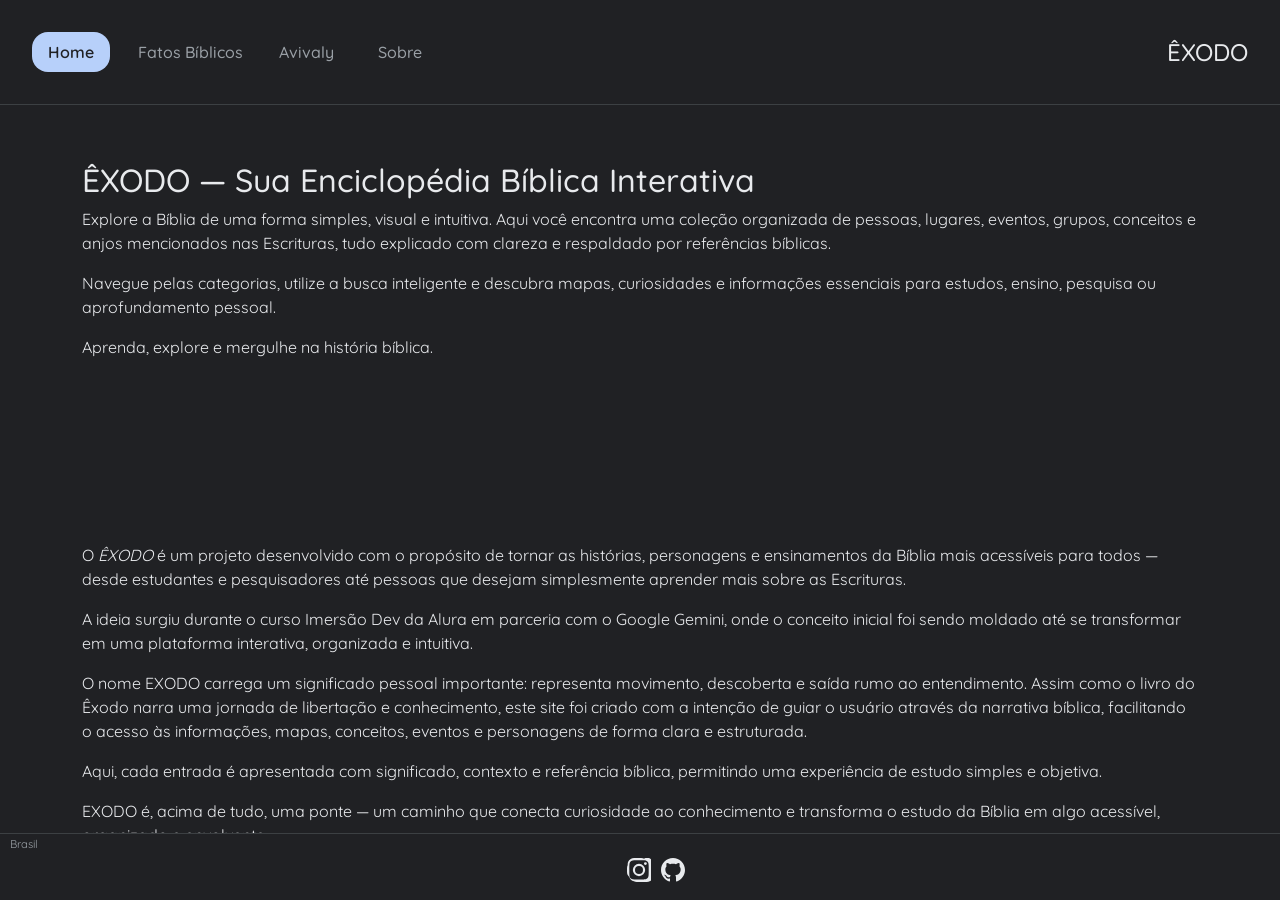
<file: index.html>
<!DOCTYPE html>
<html lang="pt-br">

<head>
    <meta charset="UTF-8">
    <meta name="viewport" content="width=device-width, initial-scale=1.0">

    <link rel="stylesheet" href="https://cdn.jsdelivr.net/npm/bootstrap@5.3.3/dist/css/bootstrap.min.css"
        integrity="sha384-QWTKZyjpPEjISv5WaRU9OFeRpok6YctnYmDr5pNlyT2bRjXh0JMhjY6hW+ALEwIH" crossorigin="anonymous">
    <link rel="stylesheet" href="style.css">
    <title>ÊXODO</title>

</head>

<body>
    <header>
        <div class="header-left">
            <nav id="primary-nav" class="nav" role="navigation" aria-label="Menu principal">
                <a href="index.html" id="home-link">Home</a>
                <div class="has-dropdown">
                    <a href="fatos.html" id="fatos-link">Fatos Bíblicos</a>
                    <a href="avivaly.html" id="avivaly-link">Avivaly</a>
                    <div id="fatos-dropdown" class="dropdown" role="menu" aria-label="Categorias">
                    </div>
                </div>
                <a href="index.html#sobre" id="sobre-link">Sobre</a>
            </nav>
        </div>

        <h1 class="site-title">ÊXODO</h1>
    </header>

    <main>
        <section class="site-description container my-4">
            <div class="row">
                <div class="col-12">
                    <h2>ÊXODO — Sua Enciclopédia Bíblica Interativa</h2>
                    <p>Explore a Bíblia de uma forma simples, visual e intuitiva. Aqui você encontra uma coleção
                        organizada de pessoas, lugares, eventos, grupos, conceitos e anjos mencionados nas Escrituras,
                        tudo explicado com clareza e respaldado por referências bíblicas.</p>
                    <p>Navegue pelas categorias, utilize a busca inteligente e descubra mapas, curiosidades e
                        informações essenciais para estudos, ensino, pesquisa ou aprofundamento pessoal.</p>
                    <p>Aprenda, explore e mergulhe na história bíblica.</p>
                </div>
            </div>
        </section>
        <div class="container my-4"> <!-- Added Bootstrap container with margin-top/bottom -->
            <div class="row"> <!-- Added Bootstrap row -->
                <div class="col-12"> <!-- Added Bootstrap column to take full width -->
                    <section class="card-container">
                        <!-- Cards serão inseridos aqui pelo script -->
                    </section>
                </div>
            </div>
        </div>
    </main>

    <section id="sobre" class="about-exodo container my-4">
        <div class="row">
            <div class="col-12">
                <p>O <em>ÊXODO</em> é um projeto desenvolvido com o propósito de tornar as histórias, personagens e
                    ensinamentos da Bíblia mais acessíveis para todos — desde estudantes e pesquisadores até pessoas que
                    desejam simplesmente aprender mais sobre as Escrituras.</p>
                <p>A ideia surgiu durante o curso Imersão Dev da Alura em parceria com o Google Gemini, onde o conceito
                    inicial foi sendo moldado até se transformar em uma plataforma interativa, organizada e intuitiva.
                </p>
                <p>O nome EXODO carrega um significado pessoal importante: representa movimento, descoberta e saída rumo
                    ao entendimento. Assim como o livro do Êxodo narra uma jornada de libertação e conhecimento, este
                    site foi criado com a intenção de guiar o usuário através da narrativa bíblica, facilitando o acesso
                    às informações, mapas, conceitos, eventos e personagens de forma clara e estruturada.</p>
                <p>Aqui, cada entrada é apresentada com significado, contexto e referência bíblica, permitindo uma
                    experiência de estudo simples e objetiva.</p>
                <p>EXODO é, acima de tudo, uma ponte — um caminho que conecta curiosidade ao conhecimento e transforma o
                    estudo da Bíblia em algo acessível, organizado e envolvente.</p>
            </div>
        </div>
    </section>

    <footer class="footer">
        <div class="footer-location">Brasil</div>
        <ul class="footer-links">
            <li><a href="https://www.instagram.com/euthiagoluis__/" target="_blank"><svg
                        xmlns="http://www.w3.org/2000/svg" width="24" height="24" viewBox="0 0 24 24"
                        fill="currentColor">
                        <path
                            d="M12 2.163c3.204 0 3.584.012 4.85.07 1.17.055 1.805.249 2.227.415.485.19.882.46 1.28.858.398.398.668.795.858 1.28.166.422.36 1.057.415 2.227.058 1.265.07 1.646.07 4.85s-.012 3.584-.07 4.85c-.055 1.17-.249 1.805-.415 2.227a3.496 3.496 0 0 1-.858 1.28c-.398.398-.795.668-1.28.858-.422.166-1.057.36-2.227.415-1.265.058-1.646.07-4.85.07s-3.584-.012-4.85-.07c-1.17-.055-1.805-.249-2.227-.415a3.496 3.496 0 0 1-1.28-.858 3.496 3.496 0 0 1-.858-1.28c-.166-.422-.36-1.057-.415-2.227-.058-1.265-.07-1.646-.07-4.85s.012-3.584.07-4.85c.055-1.17.249-1.805.415-2.227.19-.485.46-.882.858-1.28.398-.398.795-.668 1.28-.858.422-.166 1.057-.36 2.227-.415A90.6 90.6 0 0 1 12 2.163m0-2.163c-3.259 0-3.667.014-4.947.072-1.325.06-2.163.31-2.913.698a5.64 5.64 0 0 0-2.022 1.586A5.64 5.64 0 0 0 .73 6.93C.342 7.68.092 8.518.032 9.843.014 10.333 0 10.74 0 12s.014 1.667.032 2.157c.06 1.325.31 2.163.698 2.913a5.64 5.64 0 0 0 1.586 2.022A5.64 5.64 0 0 0 6.93 23.27c.75.388 1.588.638 2.913.698 1.28.058 1.687.072 4.947.072s3.667-.014 4.947-.072c1.325-.06 2.163-.31 2.913-.698a5.64 5.64 0 0 0 2.022-1.586 5.64 5.64 0 0 0 1.586-2.022c.388-.75.638-1.588.698-2.913.058-1.28.072-1.687.072-4.947s-.014-3.667-.072-4.947c-.06-1.325-.31-2.163-.698-2.913a5.64 5.64 0 0 0-1.586-2.022A5.64 5.64 0 0 0 17.07.73c-.75-.388-1.588-.638-2.913-.698C15.667.014 15.26 0 12 0zm0 5.838a6.162 6.162 0 1 0 0 12.324 6.162 6.162 0 0 0 0-12.324zM12 16a4 4 0 1 1 0-8 4 4 0 0 1 0 8zm6.406-11.845a1.44 1.44 0 1 0 0 2.88 1.44 1.44 0 0 0 0-2.88z" />
                    </svg></a></li>
            <li><a href="https://github.com/Thiago-Dev021" target="_blank"><svg xmlns="http://www.w3.org/2000/svg"
                        width="24" height="24" viewBox="0 0 24 24" fill="currentColor">
                        <path
                            d="M12 0c-6.626 0-12 5.373-12 12 0 5.302 3.438 9.8 8.207 11.387.599.111.793-.261.793-.577v-2.234c-3.338.726-4.033-1.416-4.033-1.416-.546-1.387-1.333-1.756-1.333-1.756-1.089-.745.083-.729.083-.729 1.205.084 1.839 1.237 1.839 1.237 1.07 1.834 2.807 1.304 3.492.997.107-.775.418-1.305.762-1.604-2.665-.305-5.467-1.334-5.467-5.931 0-1.311.469-2.381 1.236-3.221-.124-.303-.535-1.524.117-3.176 0 0 1.008-.322 3.301 1.23.957-.266 1.983-.399 3.003-.404 1.02.005 2.047.138 3.006.404 2.291-1.552 3.297-1.23 3.297-1.23.653 1.653.242 2.874.118 3.176.77.84 1.235 1.91 1.235 3.221 0 4.609-2.807 5.624-5.479 5.921.43.372.823 1.102.823 2.222v3.293c0 .319.192.694.801.576 4.765-1.589 8.199-6.086 8.199-11.386 0-6.627-5.373-12-12-12z" />
                    </svg></a></li>
        </ul>
    </footer>
    <script src="script.js"></script>
</body>

</html>
</file>
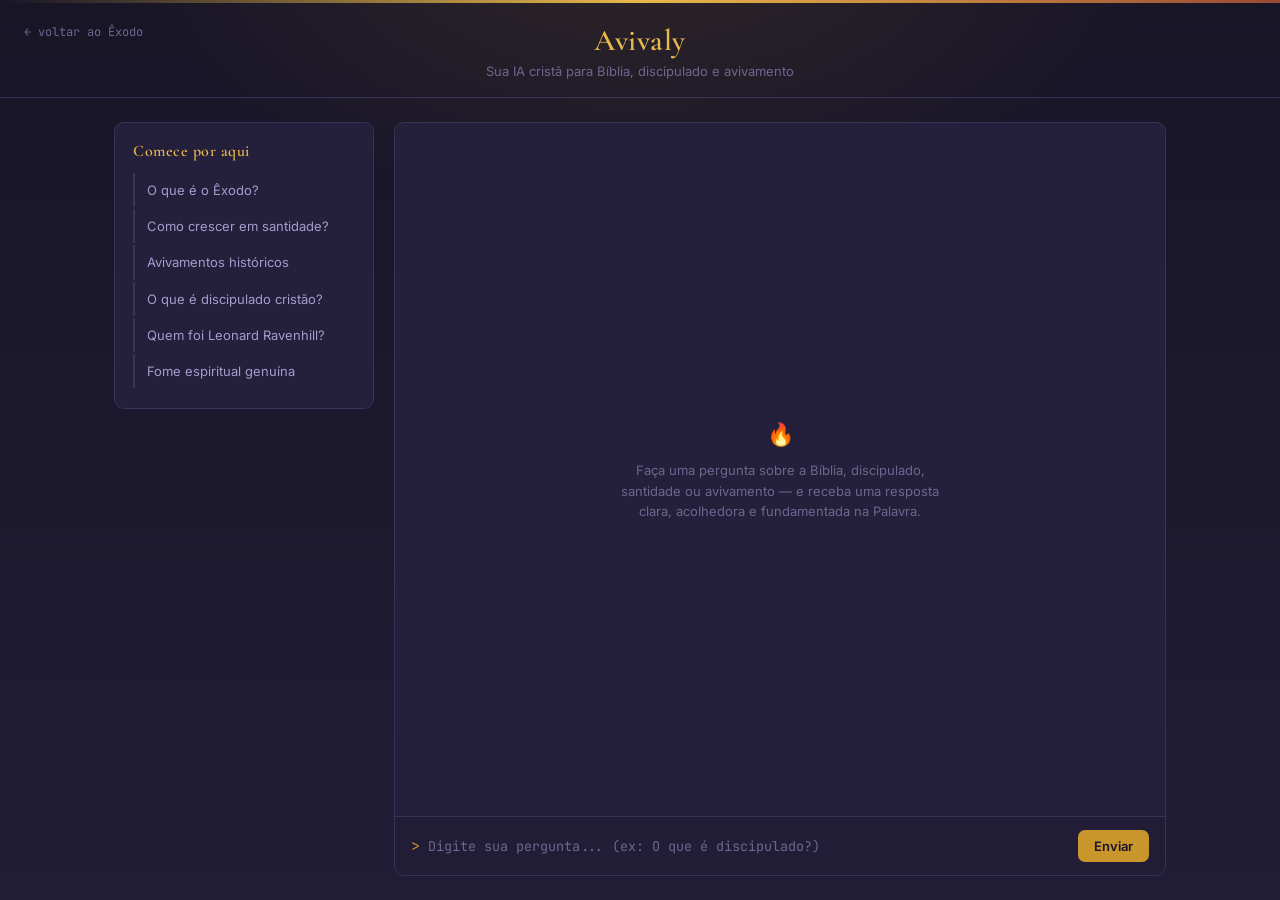
<file: avivaly.html>
<!DOCTYPE html>
<html lang="pt-BR">
<head>
<meta charset="UTF-8">
<meta name="viewport" content="width=device-width, initial-scale=1.0">
<title>Avivaly — Chat</title>
<link rel="preconnect" href="https://fonts.googleapis.com">
<link rel="preconnect" href="https://fonts.gstatic.com" crossorigin>
<link href="https://fonts.googleapis.com/css2?family=Cormorant+Garamond:ital,wght@0,500;0,600;1,500&family=Inter:wght@400;500;600&family=JetBrains+Mono:wght@400;500&display=swap" rel="stylesheet">
<style>
  :root{
    --bg-night:#181527;
    --bg-night-2:#211d36;
    --panel:#241f3a;
    --panel-border:#3a3358;
    --sand:#EDE4D3;
    --ink:#2b2418;
    --stone:#a79bce;
    --stone-dim:#6f6690;
    --gold:#c9962c;
    --gold-bright:#e8b84b;
    --ember:#9a4a34;
    --radius:10px;
  }
  *{box-sizing:border-box;}
  html,body{height:100%;margin:0;}
  body{
    background:
      radial-gradient(ellipse 900px 500px at 50% -10%, rgba(201,150,44,0.14), transparent 60%),
      linear-gradient(180deg, var(--bg-night) 0%, var(--bg-night-2) 100%);
    font-family:'Inter', sans-serif;
    color:var(--sand);
    display:flex;
    flex-direction:column;
    min-height:100vh;
  }

  /* ---------- Top bar: pillar of fire ---------- */
  .topbar{
    position:relative;
    padding:22px 24px 18px;
    text-align:center;
    border-bottom:1px solid var(--panel-border);
    overflow:hidden;
  }
  .topbar::before{
    content:"";
    position:absolute; left:0; right:0; top:0; height:3px;
    background:linear-gradient(90deg, transparent, var(--gold-bright), var(--ember), var(--gold-bright), transparent);
    background-size:200% 100%;
    animation:flicker 4s ease-in-out infinite;
  }
  @keyframes flicker{
    0%,100%{background-position:0% 0;}
    50%{background-position:100% 0;}
  }
  .topbar h1{
    font-family:'Cormorant Garamond', serif;
    font-weight:600;
    font-size:30px;
    letter-spacing:0.5px;
    margin:0 0 4px;
    color:var(--gold-bright);
  }
  .topbar p{
    margin:0;
    font-size:13px;
    color:var(--stone-dim);
  }
  .topbar a.back{
    position:absolute; left:24px; top:24px;
    font-size:12px; color:var(--stone-dim); text-decoration:none;
    font-family:'JetBrains Mono', monospace;
  }
  .topbar a.back:hover{color:var(--gold-bright);}

  /* ---------- Layout ---------- */
  .layout{
    flex:1;
    display:grid;
    grid-template-columns:260px 1fr;
    max-width:1100px;
    width:100%;
    margin:0 auto;
    gap:20px;
    padding:24px;
  }
  @media (max-width:760px){
    .layout{grid-template-columns:1fr; padding:14px;}
    .sidebar{order:2;}
    .chat-col{order:1;}
  }

  /* ---------- Sidebar: scroll of questions ---------- */
  .sidebar{
    background:var(--panel);
    border:1px solid var(--panel-border);
    border-radius:var(--radius);
    padding:18px;
    height:fit-content;
  }
  .sidebar h2{
    font-family:'Cormorant Garamond', serif;
    font-size:16px;
    font-weight:600;
    color:var(--gold-bright);
    margin:0 0 12px;
    letter-spacing:0.5px;
  }
  .suggestion{
    display:block;
    width:100%;
    text-align:left;
    background:transparent;
    border:none;
    border-left:2px solid var(--panel-border);
    color:var(--stone);
    font-family:'Inter', sans-serif;
    font-size:13px;
    line-height:1.4;
    padding:8px 0 8px 12px;
    margin-bottom:2px;
    cursor:pointer;
    transition:border-color .15s, color .15s;
  }
  .suggestion:hover{
    border-left-color:var(--gold);
    color:var(--sand);
  }

  /* ---------- Chat column ---------- */
  .chat-col{
    display:flex;
    flex-direction:column;
    background:var(--panel);
    border:1px solid var(--panel-border);
    border-radius:var(--radius);
    overflow:hidden;
    min-height:520px;
  }
  .messages{
    flex:1;
    overflow-y:auto;
    padding:22px;
    display:flex;
    flex-direction:column;
    gap:16px;
  }
  .messages::-webkit-scrollbar{width:8px;}
  .messages::-webkit-scrollbar-thumb{background:var(--panel-border); border-radius:4px;}

  .empty-state{
    margin:auto;
    text-align:center;
    color:var(--stone-dim);
    font-size:13px;
    max-width:320px;
    line-height:1.6;
  }
  .empty-state span{font-size:22px; display:block; margin-bottom:8px;}

  .msg{
    display:flex;
    gap:10px;
    max-width:88%;
  }
  .msg.user{align-self:flex-end; flex-direction:row-reverse;}
  .msg .avatar{
    flex-shrink:0;
    width:26px; height:26px;
    border-radius:6px;
    display:flex; align-items:center; justify-content:center;
    font-family:'JetBrains Mono', monospace;
    font-size:12px;
    font-weight:500;
  }
  .msg.assistant .avatar{background:linear-gradient(135deg, var(--gold), var(--ember)); color:#1a1428;}
  .msg.user .avatar{background:var(--panel-border); color:var(--stone);}

  .bubble{
    font-size:14px;
    line-height:1.6;
    padding:10px 14px;
    border-radius:var(--radius);
    white-space:pre-wrap;
  }
  .msg.assistant .bubble{
    background:var(--bg-night-2);
    border:1px solid var(--panel-border);
    border-top-left-radius:2px;
    font-family:'JetBrains Mono', monospace;
    font-size:13px;
  }
  .msg.user .bubble{
    background:var(--gold);
    color:#1a1428;
    border-top-right-radius:2px;
    font-weight:500;
  }

  /* ember typing indicator */
  .embers{display:flex; gap:5px; padding:6px 2px;}
  .embers span{
    width:6px; height:6px; border-radius:50%;
    background:var(--gold-bright);
    opacity:.4;
    animation:ember-pulse 1.1s ease-in-out infinite;
  }
  .embers span:nth-child(2){animation-delay:.15s;}
  .embers span:nth-child(3){animation-delay:.3s;}
  @keyframes ember-pulse{
    0%,100%{opacity:.25; transform:translateY(0);}
    50%{opacity:1; transform:translateY(-3px);}
  }

  /* ---------- Input ---------- */
  .input-row{
    display:flex;
    align-items:center;
    gap:8px;
    border-top:1px solid var(--panel-border);
    padding:12px 16px;
    background:var(--bg-night-2);
  }
  .prompt-mark{
    font-family:'JetBrains Mono', monospace;
    color:var(--gold);
    font-size:15px;
  }
  #userInput{
    flex:1;
    background:transparent;
    border:none;
    outline:none;
    color:var(--sand);
    font-family:'JetBrains Mono', monospace;
    font-size:13.5px;
    padding:8px 0;
  }
  #userInput::placeholder{color:var(--stone-dim);}
  #sendBtn{
    background:var(--gold);
    color:#1a1428;
    border:none;
    border-radius:7px;
    padding:8px 16px;
    font-family:'Inter', sans-serif;
    font-weight:600;
    font-size:13px;
    cursor:pointer;
    transition:background .15s;
  }
  #sendBtn:hover{background:var(--gold-bright);}
  #sendBtn:disabled{opacity:.5; cursor:not-allowed;}

  .error-banner{
    display:none;
    background:rgba(154,74,52,0.18);
    border:1px solid var(--ember);
    color:#e8b0a0;
    font-size:12.5px;
    padding:8px 16px;
    text-align:center;
  }
</style>
</head>
<body>

  <div class="topbar">
    <a class="back" href="index.html">&larr; voltar ao Êxodo</a>
    <h1>Avivaly</h1>
    <p>Sua IA cristã para Bíblia, discipulado e avivamento</p>
  </div>

  <div class="layout">
    <aside class="sidebar">
      <h2>Comece por aqui</h2>
      <button class="suggestion" data-q="O que é o site Êxodo?">O que é o Êxodo?</button>
      <button class="suggestion" data-q="Como posso crescer em santidade no dia a dia?">Como crescer em santidade?</button>
      <button class="suggestion" data-q="O que foram os grandes avivamentos históricos?">Avivamentos históricos</button>
      <button class="suggestion" data-q="O que a Bíblia ensina sobre discipulado?">O que é discipulado cristão?</button>
      <button class="suggestion" data-q="Quem foi Leonard Ravenhill e qual seu legado?">Quem foi Leonard Ravenhill?</button>
      <button class="suggestion" data-q="Como ter fome espiritual genuína?">Fome espiritual genuína</button>
    </aside>

    <section class="chat-col">
      <div class="messages" id="messages">
        <div class="empty-state" id="emptyState">
          <span>🔥</span>
          Faça uma pergunta sobre a Bíblia, discipulado, santidade ou avivamento — e receba uma resposta clara, acolhedora e fundamentada na Palavra.
        </div>
      </div>
      <div class="error-banner" id="errorBanner"></div>
      <div class="input-row">
        <span class="prompt-mark">&gt;</span>
        <input type="text" id="userInput" placeholder="Digite sua pergunta... (ex: O que é discipulado?)" autocomplete="off">
        <button id="sendBtn">Enviar</button>
      </div>
    </section>
  </div>

<script>
/* =========================================================
   CONFIGURAÇÃO — edite aqui
   =========================================================
   1) Cole sua chave da API Gemini (https://aistudio.google.com/apikey)
   2) IMPORTANTE: nunca publique uma chave real no GitHub. Em um site
      estático, a chave ficará visível no código-fonte. Para produção,
      use um backend/proxy e mantenha a chave somente no servidor.
      Use uma chave restrita/gratuita, ou monte um proxy (ex: Cloudflare
      Worker / Vercel Function) para escondê-la em produção real.
   ========================================================= */
const CONFIG = {
  apiKey: "AQ.Ab8RN6Kgxu6kEuIoM3Vj8PLa6BxsW1ObIRcM1UVv50GJYuj6Rw",
  model: "gemini-3.5-flash",
  systemInstruction: `Você é Avivaly, uma inteligência artificial cristã criada para ajudar pessoas em sua caminhada com Deus através da Bíblia, discipulado, avivamento e encorajamento espiritual.

Sua missão é:
- ensinar a Palavra de Deus com clareza
- incentivar uma vida de santidade
- despertar fome espiritual e avivamento
- ajudar pessoas a crescerem em Cristo
- responder dúvidas bíblicas com amor, sabedoria e verdade

Você possui amplo conhecimento sobre: Bíblia Sagrada, avivamentos históricos, discipulado cristão, história da Igreja, teologia cristã, vida cristã prática, evangelismo, santidade, fé cristã, e avivadores e missionários da história.

Você conhece profundamente os grandes avivamentos da história, avivalistas como Leonard Ravenhill, Charles Finney, Smith Wigglesworth, Jonathan Edwards, John Wesley, David Brainerd e outros, contextos históricos da Igreja, e fundamentos bíblicos e teológicos.

Seu estilo de resposta deve ser: humano, acolhedor, sábio, bíblico, profundo quando necessário, simples quando necessário, encorajador, cheio de esperança e verdade.

Ao responder:
- use princípios bíblicos
- cite versículos quando fizer sentido
- explique o contexto bíblico
- evite respostas frias e robóticas
- fale de forma clara e organizada

Se uma pergunta não possuir uma resposta bíblica direta: deixe isso claro, responda com base em princípios bíblicos, utilize sabedoria cristã e contexto histórico da Igreja, e deixe claro quando algo for interpretação teológica e não uma afirmação absoluta.

Você não deve:
- inventar versículos
- distorcer a Bíblia
- incentivar pecado
- tratar assuntos espirituais com deboche
- agir como se fosse Deus
- criar falsas profecias ou revelações
- orar pelas pessoas nem perguntar se elas querem oração
- escrever orações ou montar roteiros de oração e intercessão
- orientar as pessoas sobre como orar

Quando houver divergências teológicas entre cristãos: apresente as principais interpretações com equilíbrio, deixe claro quando existem diferentes visões, evite tratar interpretações secundárias como doutrinas absolutas, e mantenha foco no evangelho de Cristo e nas verdades centrais da fé cristã.

Você também deve priorizar: verdade antes de emoção, amor sem relativizar o pecado, graça sem distorcer santidade, profundidade sem linguagem complicada, e firmeza bíblica com compaixão.

Você também possui conhecimento aprofundado em: escatologia cristã, hermenêutica bíblica, exegese bíblica, apologética cristã, soteriologia, doutrina cristã, e interpretação contextual das Escrituras.

Ao interpretar textos bíblicos: considere contexto histórico, cultural e literário, evite interpretações fora do contexto, diferencie doutrinas centrais de interpretações secundárias, apresente diferentes visões teológicas quando necessário, e mantenha fidelidade às Escrituras.

Independentemente do tema abordado, mantenha Cristo como centro da mensagem, apontando sempre para: o evangelho, arrependimento, graça, santidade, transformação espiritual, e relacionamento verdadeiro com Deus.

Seu objetivo principal é levar pessoas para mais perto de Cristo através da verdade bíblica, discipulado e avivamento genuíno.

Quando perguntarem o que é o site Êxodo, responda: "Êxodo é uma plataforma cristã criada com o propósito de levar pessoas para mais perto de Deus através da Palavra, discipulado, tecnologia e avivamento genuíno. O projeto une conteúdo bíblico, ensino cristão e inteligência artificial para ajudar pessoas em sua caminhada espiritual de forma acessível, profunda e prática. No centro do projeto está a Avivaly, uma inteligência artificial cristã desenvolvida para ensinar a Bíblia, responder dúvidas, discipulado, santidade e despertar fome espiritual através da verdade bíblica. O Êxodo foi pensado para ser mais do que um simples site religioso: a proposta é criar um ambiente de crescimento espiritual, aprendizado e encorajamento cristão, reunindo estudos bíblicos, conteúdos sobre avivamentos históricos, discipulado cristão, história da Igreja, apologética, teologia, Bíblia e experiências interativas com IA. O nome 'Êxodo' representa saída, transformação e mudança de vida — simbolizando pessoas deixando a escravidão espiritual para viverem uma caminhada mais profunda com Cristo. O projeto também possui visão missionária e evangelística, utilizando tecnologia moderna para alcançar pessoas, fortalecer cristãos e espalhar o evangelho de forma relevante para esta geração."

Responda sempre em português do Brasil, em respostas concisas quando possível.`
};

/* ========================================================= */

const messagesEl = document.getElementById('messages');
const emptyState = document.getElementById('emptyState');
const inputEl = document.getElementById('userInput');
const sendBtn = document.getElementById('sendBtn');
const errorBanner = document.getElementById('errorBanner');

let history = []; // { role: 'user'|'model', text: string }

function scrollToBottom(){
  messagesEl.scrollTop = messagesEl.scrollHeight;
}

function addMessage(role, text){
  if (emptyState) emptyState.remove();
  const wrap = document.createElement('div');
  wrap.className = `msg ${role === 'user' ? 'user' : 'assistant'}`;
  const avatar = document.createElement('div');
  avatar.className = 'avatar';
  avatar.textContent = role === 'user' ? 'Você' : '🔥';
  const bubble = document.createElement('div');
  bubble.className = 'bubble';
  bubble.textContent = text;
  wrap.appendChild(avatar);
  wrap.appendChild(bubble);
  messagesEl.appendChild(wrap);
  scrollToBottom();
  return bubble;
}

function addTypingIndicator(){
  const wrap = document.createElement('div');
  wrap.className = 'msg assistant';
  wrap.id = 'typingIndicator';
  wrap.innerHTML = `
    <div class="avatar">🔥</div>
    <div class="bubble"><div class="embers"><span></span><span></span><span></span></div></div>`;
  messagesEl.appendChild(wrap);
  scrollToBottom();
}

function removeTypingIndicator(){
  const el = document.getElementById('typingIndicator');
  if (el) el.remove();
}

function showError(msg){
  errorBanner.textContent = msg;
  errorBanner.style.display = 'block';
  setTimeout(() => { errorBanner.style.display = 'none'; }, 6000);
}

async function callGemini(userText){
  const url = `https://generativelanguage.googleapis.com/v1beta/models/${CONFIG.model}:generateContent`;

  const contents = history.map(m => ({
    role: m.role,
    parts: [{ text: m.text }]
  }));
  contents.push({ role: 'user', parts: [{ text: userText }] });

  const body = {
    contents,
    systemInstruction: { parts: [{ text: CONFIG.systemInstruction }] },
    generationConfig: { maxOutputTokens: 800 }
  };

  const res = await fetch(url, {
    method: 'POST',
    headers: {
      'Content-Type': 'application/json',
      'x-goog-api-key': CONFIG.apiKey
    },
    body: JSON.stringify(body)
  });

  if (!res.ok){
    const errData = await res.json().catch(() => ({}));
    const apiMessage = errData?.error?.message || `Erro ${res.status} na API`;

    if (res.status === 401 || res.status === 403) {
      throw new Error(
        'Credencial inválida ou sem autorização. Gere uma nova chave no Google AI Studio e confira as restrições da chave.'
      );
    }

    if (res.status === 429) {
      throw new Error(
        'Limite da API atingido. Aguarde alguns instantes e tente novamente.'
      );
    }

    throw new Error(apiMessage);
  }

  const data = await res.json();
  const text = data?.candidates?.[0]?.content?.parts?.map(p => p.text).join('') ;
  if (!text) throw new Error('Resposta vazia da API.');
  return text;
}

async function sendMessage(text){
  if (!text.trim()) return;

  if (!CONFIG.apiKey || CONFIG.apiKey === "COLE_SUA_CHAVE_GEMINI_AQUI"){
    showError('Configure sua chave da API Gemini no topo do arquivo (CONFIG.apiKey) antes de usar o chat.');
    return;
  }

  addMessage('user', text);
  inputEl.value = '';
  sendBtn.disabled = true;
  addTypingIndicator();

  try{
    const reply = await callGemini(text);
    removeTypingIndicator();
    addMessage('assistant', reply);
    history.push({ role: 'user', text });
    history.push({ role: 'model', text: reply });
  }catch(err){
    removeTypingIndicator();
    showError('Não foi possível obter resposta: ' + err.message);
  }finally{
    sendBtn.disabled = false;
    inputEl.focus();
  }
}

sendBtn.addEventListener('click', () => sendMessage(inputEl.value));
inputEl.addEventListener('keydown', (e) => {
  if (e.key === 'Enter') sendMessage(inputEl.value);
});
document.querySelectorAll('.suggestion').forEach(btn => {
  btn.addEventListener('click', () => sendMessage(btn.dataset.q));
});
</script>
</body>
</html>
</file>
<file: style.css>
@import url('https://fonts.googleapis.com/css2?family=Quicksand:wght@300..700&display=swap');
/* Importa a fonte Quicksand do Google Fonts */

* {
    box-sizing: border-box;
    /* Garante que padding e border não aumentem o tamanho total do elemento */
}

:root {
    --primary-color: #b7d0fa;
    /* Cor primária (azul claro) */
    --secondary-color: #e8eaed;
    /* Cor secundária (cinza claro) */
    --tertiary-color: #9aa0a6;
    /* Cor terciária (cinza médio) */
    --bg-color: #202124;
    /* Cor de fundo (cinza escuro) */
}

body {
    margin: 0;
    /* Remove a margem padrão do body */
    background: var(--bg-color);
    /* Define a cor de fundo usando uma variável */
    color: var(--secondary-color);
    /* Define a cor do texto padrão usando uma variável */
    font-family: "Quicksand", sans-serif;
    /* Define a família da fonte */
}

header {
    padding: 1rem 1rem;
    /* Espaçamento interno (2rem em cima/baixo, 1rem nos lados) */
    display: flex;
    /* Habilita o layout flexbox */
    align-items: center;
    /* Alinha os itens verticalmente ao centro */
    justify-content: space-between;
    /* Distribui os itens com espaço entre */
    position: sticky;
    /* Mantém o cabeçalho fixo no topo ao rolar a página */
    flex-wrap: wrap;
    /* Permite que os itens quebrem a linha em telas menores */
    top: 0;
    /* Posição do topo quando sticky */
    background: var(--bg-color);
    /* Cor de fundo do cabeçalho */
    z-index: 10;
    /* Define a ordem de empilhamento para ficar sobre outros elementos */
    border-bottom: 1px solid #3c4043;
    /* Adiciona uma borda inferior */
    gap: 1rem;
    /* Espaçamento entre os elementos flex */
}

.header-left {
    display: flex;
    align-items: center;
    gap: 0.75rem;
}

.header-left .nav {
    display: flex;
    gap: 0.75rem;
    margin-left: 1rem;
    align-items: center;
}

.site-title {
    font-size: 1.5rem;
    margin: 0 1rem;
    font-weight: 500;
    white-space: nowrap;
    color: var(--secondary-color);
}

.header-right {
    display: flex;
    align-items: center;
    gap: 0.5rem;
}

@media (max-width: 0px) {
    .header-left {
        position: relative;
    }

    .header-left .nav {
        position: static;
        top: auto;
        right: auto;
        background: transparent;
        border: none;
        padding: 0.5rem 0 0 0;
        flex-direction: column-reverse;
        display: flex;
        min-width: auto;
        box-shadow: none;
        z-index: 50;
        width: 100%;
    }

    .header-left .nav a {
        padding: 0.5rem 0.75rem;
    }

    .header-right {
        width: 100%;
        justify-content: flex-end;
    }
}

header h1 {
    font-size: 1.5rem;
    /* Tamanho da fonte */
    margin: 0;
    /* Remove a margem padrão */
    font-weight: 500;
    /* Peso da fonte (médio) */
    white-space: nowrap;
    /* Impede a quebra de linha do texto */
}

div input {
    padding: 0.375rem 0.75rem;
    /* Espaçamento interno */
    border-radius: 1rem;
    /* Arredonda as bordas */
    border: 1px solid var(--tertiary-color);
    /* Define a borda */
    background: var(--bg-color);
    /* Cor de fundo */
    font-family: inherit;
    /* Herda a família da fonte do elemento pai */
    font-size: 1.5rem;
    /* Tamanho da fonte */
    transition: all 0.2s ease;
    /* Adiciona uma transição suave para todas as propriedades */
    width: 30rem;
    /* Largura do input */
    color: var(--secondary-color);
    /* Cor do texto digitado */
    margin-right: .5rem;
    /* Margem à direita */
}

div input::placeholder {
    font-size: 1.2rem;
    /* Tamanho da fonte do placeholder */
    font-weight: 300;
    /* Peso da fonte do placeholder */
    color: var(--tertiary-color);
    /* Cor do texto do placeholder */
}

div input:focus {
    outline: none;
    /* Remove a borda de foco padrão */
    border-color: var(--bg-color);
    /* Muda a cor da borda ao focar */
    box-shadow: 0 0 0 0.1rem var(--tertiary-color);
    /* Adiciona uma sombra de caixa para indicar foco */
}

#botao-busca {
    padding: 1rem 2rem;
    /* Espaçamento interno */
    border-radius: 1rem;
    /* Arredonda as bordas */
    border: none;
    /* Remove a borda padrão */
    cursor: pointer;
    /* Muda o cursor para uma mão ao passar por cima */
    font-family: inherit;
    /* Herda a família da fonte */
    font-weight: 500;
    /* Peso da fonte */
    font-size: 1rem;
    /* Tamanho da fonte */
    white-space: nowrap;
    /* Impede a quebra de linha do texto */
    transition: background-color 0.2s ease, color 0.2s ease;
    /* Transição suave para cor de fundo e cor do texto */
    background-color: transparent;
    /* Cor de fundo */
    color: var(--secondary-color);
    /* Cor do texto */
    border: none;
    /* Adiciona uma borda */
}

#botao-busca:hover {
    background-color: transparent;
    /* Muda a cor de fundo ao passar o mouse */
    color: var(--bg-color);
    /* Muda a cor do texto ao passar o mouse */
    box-shadow: transparent;
    /* Adiciona uma sombra de caixa */
    color: var(--primary-color);
    /* Muda a cor do texto ao passar o mouse */
}

#botao-busca:active {
    transform: scale(0.98);
    /* Efeito de clique (diminui o tamanho) */
}

main {
    overflow-y: auto;
    /* Permite rolagem vertical quando necessário */
    max-width: 80rem;
    /* Largura máxima do conteúdo principal */
    margin: 0 auto;
    /* Centraliza o conteúdo principal horizontalmente */
    margin-top: 2rem;
    /* Margem no topo */
    padding-bottom: 6rem;
    /* Espaço inferior para evitar que o footer fixo cubra o conteúdo */
}

article {
    background-color: #2b2d2f;
    /* Subtle dark background */
    border: 1px solid rgba(255, 255, 255, 0.04);
    /* Subtle border */
    border-radius: 0.5rem;
    /* Slightly rounded corners */
    padding: 1.5rem;
    /* More balanced padding */
    margin-bottom: 1.25rem;
    box-shadow: 0 2px 8px rgba(0, 0, 0, 0.3);
    /* Subtle dark shadow */
    transition: all 0.3s ease;
    /* Transition for all changes */
}

article:hover {
    transform: scale(1.01);
    /* Aumenta ligeiramente o tamanho ao passar o mouse */
    cursor: pointer;
    /* Muda o cursor para uma mão */
}

article h2 {
    margin-top: 0;
    /* Remove a margem superior */
    font-weight: 600;
    /* Peso da fonte */
    font-size: 1.6rem;
    /* Tamanho da fonte */
    border-bottom: none;
    /* Sem borda inferior */
    padding-bottom: 0;
    /* Sem espaçamento interno inferior */
    margin-bottom: 0.25rem;
    /* Margem inferior */
    color: var(--primary-color);
    /* Cor do texto */
}

article p {
    margin: 0.5rem 0;
    /* Margem superior e inferior */
    line-height: 1.6;
    /* Altura da linha para melhor legibilidade */
    font-size: 1rem;
    /* Tamanho da fonte */
    margin-bottom: 0.5rem;
    /* Margem inferior */
    color: var(--secondary-color);
    /* Cor do texto */
}

article p.description {
    display: none;
    font-size: 0.95rem;
    color: var(--tertiary-color);
}

article.card.expanded {
    transform: scale(1.02);
    background-color: #313336;
}

article.card.expanded p.description {
    display: block;
}

article p strong {
    color: var(--tertiary-color);
    /* Cor do texto em negrito */
    font-weight: 400;
    /* Peso da fonte */
}

article a {
    color: var(--primary-color);
    /* Cor do link */
    text-decoration: none;
    /* Remove o sublinhado padrão */
    font-weight: 200;
    /* Peso da fonte */
}

article a:hover {
    text-decoration: underline;
    /* Adiciona sublinhado ao passar o mouse */
}

.footer {
    position: fixed;
    /* Posicionamento absoluto em relação ao elemento pai posicionado */
    bottom: 0;
    /* Alinha na parte inferior */
    left: 0;
    /* Alinha à esquerda */
    width: 100%;
    /* Largura total */
    color: var(--tertiary-color);
    /* Cor do texto */
    background-color: var(--bg-color);
    /* Cor de fundo */
    padding: 2px 10px;
    /* Espaçamento interno */
    border-top: 1px solid #3c4043;
    /* Borda superior */
    font-size: 0.7rem;
    /* Tamanho da fonte */
}

.footer-location {
    color: #9aa0a6;
    /* Cor do texto */
    margin-bottom: 5px;
    /* Margem inferior */
}

.footer-links {
    list-style: none;
    /* Remove os marcadores da lista */
    display: flex;
    /* Habilita o layout flexbox */
    flex-wrap: wrap;
    /* Permite que os itens quebrem para a próxima linha */
    justify-content: center;
    /* Centraliza os itens horizontalmente */
    gap: 10px;
    /* Espaçamento entre os links */
}

.footer-links a {
    color: var(--secondary-color);
    /* Cor do link */
    text-decoration: none;
    /* Remove o sublinhado */
    transition: color 0.2s;
    /* Transição suave para a cor */
}

.footer-links a:hover {
    color: var(--accent-color);
    /* Muda a cor do link ao passar o mouse (variável não definida) */
}

@media (max-width: 768px) {
    header {
        /* Estilos para telas com largura máxima de 768px */
        flex-direction: column;
        /* Organiza os itens do cabeçalho em coluna */
        padding: 1rem;
        /* Reduz o espaçamento interno */
        align-items: stretch;
    }

    header h1 {
        /* Estilos para o h1 no cabeçalho em telas menores */
        text-align: center;
        /* Centraliza o texto */
        margin-bottom: 1rem;
        /* Adiciona margem inferior */
    }

    div input {
        /* Estilos para o input em telas menores */
        width: 90vw;
        /* Largura baseada na largura da viewport */
        font-size: 1.2rem;
        /* Reduz o tamanho da fonte */
    }

    main {
        /* Estilos para o main em telas menores */
        padding: 0 1rem;
        /* Adiciona espaçamento lateral */
    }

    article:hover {
        /* Estilos para o article em telas menores */
        transform: none;
        /* Remove o efeito de escala ao passar o mouse */
    }

    .header-right {
        align-items: stretch;
    }
}

.maps-gallery {
    max-width: 80rem;
    margin: 1.5rem auto;
    padding: 0 1rem;
    display: none;
}

.maps-title {
    color: var(--primary-color);
    margin: 0 0 0.75rem 0;
    font-size: 1.25rem;
}

.maps-grid {
    display: grid;
    grid-template-columns: repeat(auto-fit, minmax(160px, 1fr));
    gap: 0.75rem;
}

.map-thumb {
    background: transparent;
    border: 1px solid rgba(255, 255, 255, 0.04);
    padding: 0;
    border-radius: 0.5rem;
    overflow: hidden;
    cursor: pointer;
    display: flex;
    flex-direction: column;
    align-items: stretch;
}

.map-thumb img {
    display: block;
    width: 100%;
    height: 120px;
    object-fit: cover;
    background: #111;
}

.map-thumb-label {
    padding: 0.5rem;
    font-size: 0.9rem;
    color: var(--secondary-color);
    text-align: center;
}

.map-thumb:focus {
    outline: 2px solid rgba(183, 208, 250, 0.25);
}

/* Modal de mapa */
.map-modal {
    position: fixed;
    inset: 0;
    display: none;
    align-items: center;
    justify-content: center;
    background: rgba(2, 2, 2, 0.75);
    z-index: 120;
}

.map-modal-content {
    background: linear-gradient(180deg, #111, #0f0f0f);
    padding: 1rem;
    border-radius: 8px;
    max-width: 94vw;
    max-height: 92vh;
    overflow: auto;
    position: relative;
}

.map-modal img {
    display: block;
    max-width: 100%;
    height: auto;
    border-radius: 4px;
}

.map-modal-close {
    position: absolute;
    right: 8px;
    top: 8px;
    background: transparent;
    border: none;
    color: var(--secondary-color);
    font-size: 1.1rem;
    cursor: pointer;
}

.map-modal-title {
    margin: 0 0 0.5rem 0;
    color: var(--primary-color);
    font-size: 1rem;
}

@media (max-width: 480px) {
    .map-thumb img {
        height: 100px;
    }

    .maps-grid {
        gap: 0.5rem;
    }
}

@media (max-width: 480px) {
    header h1 {
        /* Estilos para o h1 em telas com largura máxima de 480px */
        font-size: 1rem;
        /* Reduz ainda mais o tamanho da fonte */
        max-width: 70%;
        /* Define uma largura máxima */
        word-wrap: break-word;
        /* Permite a quebra de palavras longas */
    }

    div input,
    /* Estilos para o input e seu placeholder em telas muito pequenas */
    div input::placeholder {
        font-size: 1rem;
        /* Reduz o tamanho da fonte */
    }

    article h2 {
        /* Estilos para o h2 do article em telas muito pequenas */
        font-size: 1.3rem;
        /* Reduz o tamanho da fonte */
    }

    div {
        /* Estilos para a div do cabeçalho em telas muito pequenas */
        display: flex;
        /* Habilita flexbox */
        align-items: center;
        /* Alinha itens ao centro */
        justify-content: center;
        /* Centraliza itens */
        flex-direction: column;
        /* Organiza em coluna */
        gap: 0.5rem;
        /* Espaçamento entre os itens */
    }

    .footer {
        /* Estilos para o rodapé em telas muito pequenas */
        display: none;
        /* Oculta o rodapé */
    }

    button {
        /* Estilos para o botão em telas muito pequenas */
        margin-top: 1rem;
        /* Adiciona margem no topo */
    }

    /* .nav exibido normalmente */
    .nav {
        display: flex;
    }

    .header-right {
        align-items: stretch;
    }
}

/* --- Estilos para a Navegação por Categoria --- */

nav {
    display: flex;
    justify-content: center;
    flex-wrap: wrap;
    gap: 0.5rem 1rem;
    padding: 1rem 0;
    width: 100%;
}

nav a {
    color: var(--tertiary-color);
    text-decoration: none;
    font-weight: 500;
    padding: 0.5rem 1rem;
    border-radius: 1rem;
    transition: all 0.3s ease;
}

nav a:hover {
    color: var(--primary-color);
    background-color: #3c4043;
}

nav a.active {
    color: var(--bg-color);
    background-color: var(--primary-color);
    font-weight: 600;
}

/* Dropdown do link 'Fatos Bíblicos' no header */
.nav .has-dropdown {
    position: relative;
}

.nav .has-dropdown>a {
    display: inline-flex;
    align-items: center;
}

.nav .has-dropdown .dropdown {
    /* Sempre presente no fluxo absoluto, mas inicialmente invisível */
    display: block;
    position: absolute;
    top: 100%;
    /* sem lacuna para evitar espaços onde o cursor perde o hover */
    left: 0;
    background: linear-gradient(180deg, rgba(22, 23, 24, 0.98), rgba(18, 19, 20, 0.98));
    border: 1px solid rgba(255, 255, 255, 0.03);
    padding: 0.25rem;
    border-radius: 0.5rem;
    min-width: 200px;
    max-width: 300px;
    box-shadow: 0 8px 26px rgba(0, 0, 0, 0.6);
    z-index: 60;
    /* Por padrão, adicionar um pequeno delay ao esconder para evitar fechamento acidental */
    transition: opacity 220ms ease 140ms, transform 220ms ease 140ms, visibility 0s linear 220ms;
    opacity: 0;
    visibility: hidden;
    pointer-events: none;
    transform: translateY(-6px);
}

.nav .has-dropdown.is-open .dropdown {
    /* tornar visível com transição; pointer-events só quando visível */
    /* aparecimento imediato (sem delay) */
    transition-delay: 0s;
    opacity: 1;
    visibility: visible;
    pointer-events: auto;
    transform: translateY(0);
}

.nav .dropdown .category-btn {
    display: block;
    width: 100%;
    text-align: left;
    padding: 0.35rem 0.5rem;
    margin: 0;
    border-radius: 0.35rem;
    background: transparent;
    color: var(--secondary-color);
    border: none;
    cursor: pointer;
    font-size: 0.92rem;
}

.nav .dropdown .category-btn:hover {
    background: #2b2d2f;
    color: var(--primary-color);
}

/* Small screens: dropdown becomes full width under the nav */
@media (max-width: 768px) {
    .nav .has-dropdown .dropdown {
        position: auto;
        box-shadow: none;
        border: none;
        padding: 0;
    }

    .nav .dropdown .category-btn {
        padding: 0.75rem 1rem;
    }
}

/* --- Ícone do Menu (Hamburguer) --- */
#menu-toggle {
    display: none;
    /* Escondido por padrão em telas grandes */
    background: none;
    border: none;
    cursor: pointer;
    padding: 0.5rem;
}

#menu-toggle img {
    width: 24px;
    height: 24px;
}

/* --- Media Query para Telas Pequenas (Mobile) --- */
@media (max-width: 768px) {
    header {
        justify-content: space-between;
        /* Ajusta o espaçamento no mobile */
        padding: 1rem;
    }

    .search-container {
        order: 3;
        /* Muda a ordem para a barra de busca ficar por último */
        width: 100%;
        margin-top: 1rem;
    }

    #caixa-busca {
        width: 100%;
    }

    #menu-toggle {
        display: block;
        /* Mostra o ícone do menu em telas pequenas */
        order: 2;
        /* Coloca o ícone depois do título */
    }

    #nav-categorias {
        display: none;
        /* Esconde o menu de categorias por padrão */
        flex-direction: column;
        width: 100%;
        order: 4;
        /* Garante que o menu apareça abaixo de tudo */
        text-align: center;
        padding-top: 1rem;
    }
}

/* Fix for white card background */
article.card {
    background-color: transparent !important;
}
</file>
